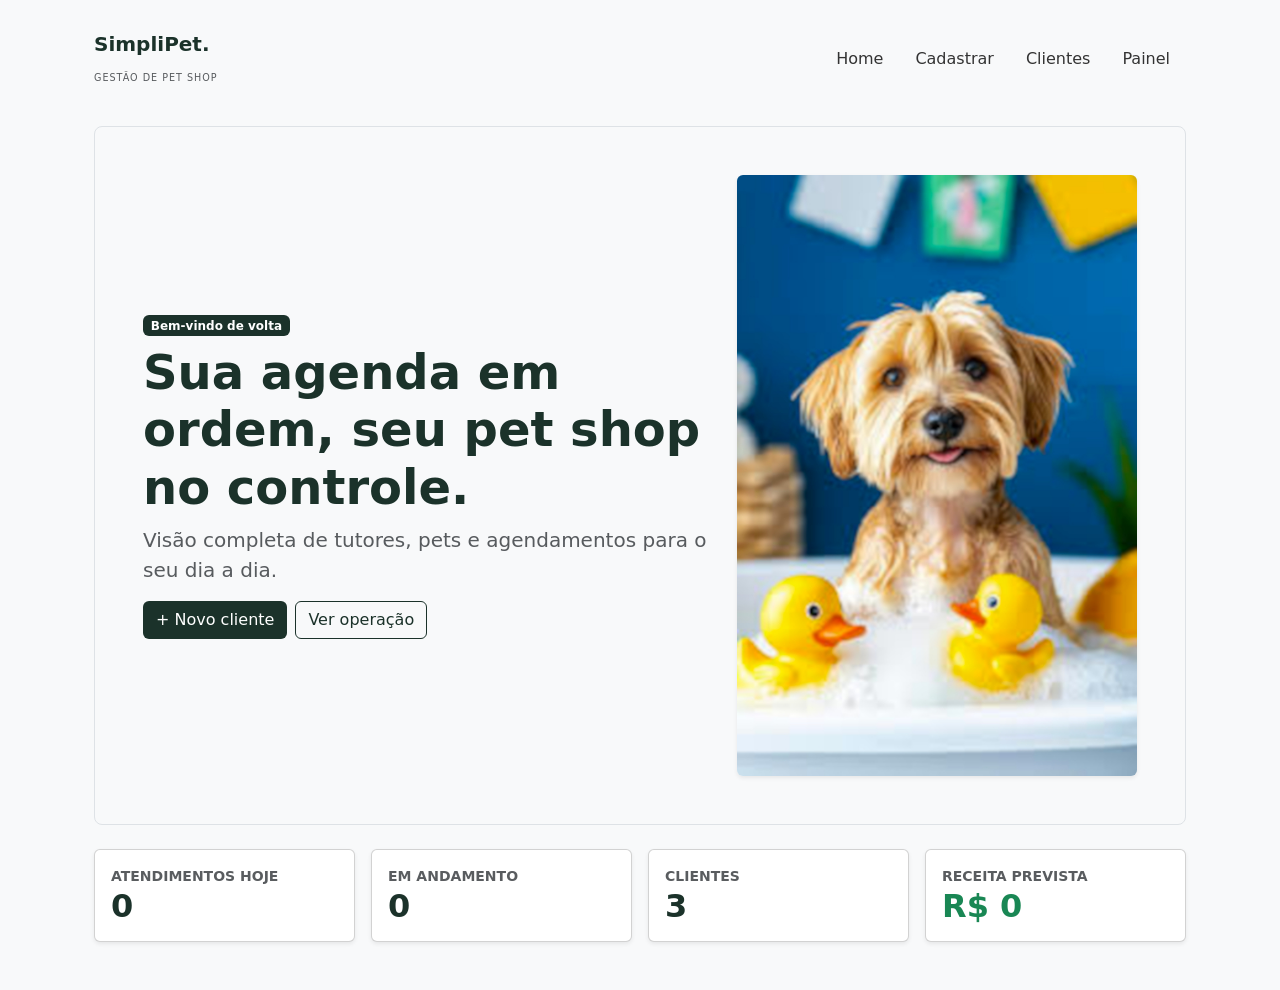
<file: index.html>
<!DOCTYPE html>
<html lang="pt-BR">

<head>
    <meta charset="UTF-8">
    <meta name="viewport" content="width=device-width, initial-scale=1.0">
    <title>SimpliPet. - Sistema de Gestão</title>
    <link href="https://cdn.jsdelivr.net/npm/bootstrap@5.3.0/dist/css/bootstrap.min.css" rel="stylesheet" />
    <link rel="stylesheet" href="style.css">
</head>

<body>

    <nav class="navbar navbar-expand-lg pt-4">
        <div class="container px-4">
            <a class="navbar-brand text-green" href="index.html">
                <strong>SimpliPet.</strong><br>
                <small class="text-muted text-uppercase" style="font-size: 0.6rem; letter-spacing: 1px;">Gestão de Pet
                    Shop</small>
            </a>
            <div class="ms-auto">
                <ul class="nav nav-pills">
                    <li class="nav-item"><a class="nav-link" href="index.html">Home</a></li>
                    <li class="nav-item"><a class="nav-link" href="cadastro.html">Cadastrar</a></li>
                    <li class="nav-item"><a class="nav-link" href="edicao.html">Clientes</a></li>
                    <li class="nav-item"><a class="nav-link" href="adm.html">Painel</a></li>
                </ul>
            </div>
        </div>
    </nav>

    <div class="container px-4 mt-4 mb-5">
        <div class="p-5 mb-4 bg-light rounded-3 border">
            <div class="row align-items-center">
                <div class="col-md-7">
                    <span class="badge bg-green mb-2">Bem-vindo de volta</span>
                    <h1 class="display-5 fw-bold text-green">Sua agenda em ordem, seu pet shop no controle.</h1>
                    <p class="lead text-muted">Visão completa de tutores, pets e agendamentos para o seu dia a dia.</p>
                    <div class="d-flex gap-2">
                        <a class="btn btn-green" href="cadastro.html">+ Novo cliente</a>
                        <a class="btn btn-outline-green" href="adm.html">Ver operação</a>
                    </div>
                </div>
                <div class="col-md-5">
                    <img src="images2.jpg" class="img-fluid rounded shadow-sm" alt="Pet">
                </div>
            </div>
        </div>

        <div class="row g-3">
            <div class="col-md-3">
                <div class="card bg-white shadow-sm p-3">
                    <small class="text-muted text-uppercase fw-bold">Atendimentos Hoje</small>
                    <h2 class="text-green fw-bold mb-0">0</h2>
                </div>
            </div>
            <div class="col-md-3">
                <div class="card bg-white shadow-sm p-3">
                    <small class="text-muted text-uppercase fw-bold">Em Andamento</small>
                    <h2 class="text-green fw-bold mb-0">0</h2>
                </div>
            </div>
            <div class="col-md-3">
                <div class="card bg-white shadow-sm p-3">
                    <small class="text-muted text-uppercase fw-bold">Clientes</small>
                    <h2 class="text-green fw-bold mb-0">3</h2>
                </div>
            </div>
            <div class="col-md-3">
                <div class="card bg-white shadow-sm p-3">
                    <small class="text-muted text-uppercase fw-bold">Receita Prevista</small>
                    <h2 class="text-success fw-bold mb-0">R$ 0</h2>
                </div>
            </div>
        </div>
    </div>

    <script src="https://cdn.jsdelivr.net/npm/bootstrap@5.3.0/dist/js/bootstrap.bundle.min.js"></script>
</body>

</html>
</file>
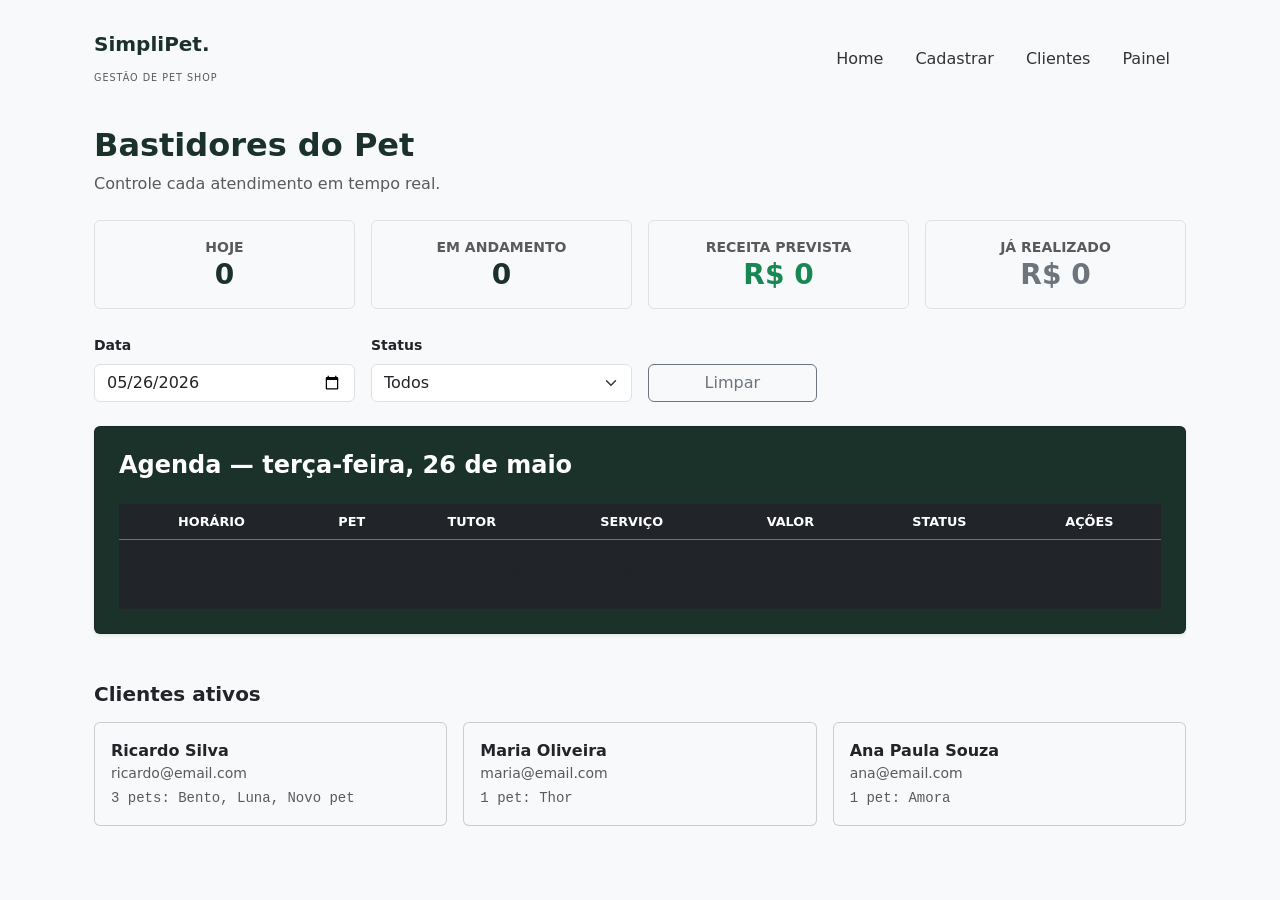
<file: adm.html>
<!DOCTYPE html>
<html lang="pt-BR">

<head>
    <meta charset="UTF-8">
    <meta name="viewport" content="width=device-width, initial-scale=1.0">
    <title>SimpliPet. - Sistema de Gestão</title>
    <link href="https://cdn.jsdelivr.net/npm/bootstrap@5.3.0/dist/css/bootstrap.min.css" rel="stylesheet" />
    <link rel="stylesheet" href="style.css">
</head>

<body>

    <nav class="navbar navbar-expand-lg pt-4">
        <div class="container px-4">
             <a class="navbar-brand text-green" href="index.html" >
                <strong>SimpliPet.</strong><br>
                <small class="text-muted text-uppercase" style="font-size: 0.6rem; letter-spacing: 1px;">Gestão de Pet
                    Shop</small>
            </a>
            <div class="ms-auto">
                <ul class="nav nav-pills">
                    <li class="nav-item"><a class="nav-link" href="index.html">Home</a></li>
                    <li class="nav-item"><a class="nav-link" href="cadastro.html">Cadastrar</a></li>
                    <li class="nav-item"><a class="nav-link" href="edicao.html">Clientes</a></li>
                    <li class="nav-item"><a class="nav-link" href="adm.html">Painel</a></li>
                </ul>
            </div>
        </div>
    </nav>

    <div class="container px-4 mt-4 mb-5">
        <div class="mb-4">
            <h2 class="text-green fw-bold">Bastidores do Pet</h2>
            <p class="text-muted">Controle cada atendimento em tempo real.</p>
        </div>

        <div class="row g-3 mb-4">
            <div class="col-md-3">
                <div class="card p-3 bg-light text-center border">
                    <small class="text-muted fw-bold">HOJE</small>
                    <h3 class="fw-bold mb-0 text-green">0</h3>
                </div>
            </div>
            <div class="col-md-3">
                <div class="card p-3 bg-light text-center border">
                    <small class="text-muted fw-bold">EM ANDAMENTO</small>
                    <h3 class="fw-bold mb-0 text-green">0</h3>
                </div>
            </div>
            <div class="col-md-3">
                <div class="card p-3 bg-light text-center border">
                    <small class="text-muted fw-bold">RECEITA PREVISTA</small>
                    <h3 class="fw-bold mb-0 text-success">R$ 0</h3>
                </div>
            </div>
            <div class="col-md-3">
                <div class="card p-3 bg-light text-center border">
                    <small class="text-muted fw-bold">JÁ REALIZADO</small>
                    <h3 class="fw-bold mb-0 text-secondary">R$ 0</h3>
                </div>
            </div>
        </div>

        <div class="row g-3 align-items-end mb-4">
            <div class="col-md-3">
                <label class="form-label small fw-bold">Data</label>
                <input type="date" class="form-control" value="2026-05-26">
            </div>
            <div class="col-md-3">
                <label class="form-label small fw-bold">Status</label>
                <select class="form-select">
                    <option>Todos</option>
                    <option>Agendado</option>
                    <option>Confirmado</option>
                    <option>Em andamento</option>
                </select>
            </div>
            <div class="col-md-2">
                <button class="btn btn-outline-secondary w-100">Limpar</button>
            </div>
        </div>

        <div class="card bg-green text-white p-4 mb-5 shadow-sm">
            <h4 class="fw-bold mb-4">Agenda — terça-feira, 26 de maio</h4>

            <div class="table-responsive">
                <table class="table table-dark table-borderless text-center align-middle mb-0 small">
                    <thead>
                        <tr class="border-bottom border-secondary text-uppercase text-muted" style="font-size: 0.8rem;">
                            <th>Horário</th>
                            <th>Pet</th>
                            <th>Tutor</th>
                            <th>Serviço</th>
                            <th>Valor</th>
                            <th>Status</th>
                            <th>Ações</th>
                        </tr>
                    </thead>
                    <tbody>
                        <tr>
                            <td colspan="7" class="py-4 text-muted">Nada para mostrar com esses filtros.</td>
                        </tr>
                    </tbody>
                </table>
            </div>
        </div>

        <h5 class="fw-bold mb-3">Clientes ativos</h5>
        <div class="row g-3">
            <div class="col-md-4">
                <div class="card p-3 bg-light">
                    <div class="fw-bold">Ricardo Silva</div>
                    <small class="text-muted">ricardo@email.com</small>
                    <small class="text-muted mt-1 font-monospace">3 pets: Bento, Luna, Novo pet</small>
                </div>
            </div>
            <div class="col-md-4">
                <div class="card p-3 bg-light">
                    <div class="fw-bold">Maria Oliveira</div>
                    <small class="text-muted">maria@email.com</small>
                    <small class="text-muted mt-1 font-monospace">1 pet: Thor</small>
                </div>
            </div>
            <div class="col-md-4">
                <div class="card p-3 bg-light">
                    <div class="fw-bold">Ana Paula Souza</div>
                    <small class="text-muted">ana@email.com</small>
                    <small class="text-muted mt-1 font-monospace">1 pet: Amora</small>
                </div>
            </div>
        </div>
    </div>

    <script src="https://cdn.jsdelivr.net/npm/bootstrap@5.3.0/dist/js/bootstrap.bundle.min.js"></script>
</body>

</html>
</file>
<file: style.css>
/* ==========================================================================
   1. CONFIGURAÇÕES GERAIS E CORES DO SISTEMA
   ========================================================================== */
body {
    background-color: #f8f9fa;
}

/* Classes utilitárias para aplicar o Verde Escuro principal */
.bg-green {
    background-color: #1b322a !important;
}

.text-green {
    color: #1b322a !important;
}


/* ==========================================================================
   2. MENU DE NAVEGAÇÃO (NAVBAR)
   ========================================================================== */
.nav-pills .nav-link {
    color: #333;
}

.nav-pills .nav-link.active {
    background-color: #1b322a !important;
    color: #ffffff !important;
}


/* ==========================================================================
   3. BOTÕES PERSONALIZADOS
   ========================================================================== */
/* Botão Verde Principal */
.btn-green {
    background-color: #1b322a;
    color: #ffffff;
}

.btn-green:hover {
    background-color: #12221c;
    color: #ffffff;
}

/* Botão Verde Vazado (Outline) */
.btn-outline-green {
    border-color: #1b322a;
    color: #1b322a;
}

.btn-outline-green:hover {
    background-color: #1b322a;
    color: #ffffff;
}

/* Botão de Agendamento (Caramelo) */
.btn-agendar {
    background-color: #dcb38b;
    color: #ffffff;
    font-weight: 600;
    border: none;
    padding: 10px 0;
    font-size: 0.9rem;
}

.btn-agendar:hover {
    background-color: #c9a078;
    color: #ffffff;
}

/* Botão Salvar dos Modais (Verde Elegante) */
.btn-salvar-edit {
    background-color: #4a5c53;
    color: #ffffff;
    font-weight: 500;
    border: none;
    padding: 10px 24px;
    font-size: 0.9rem;
}

.btn-salvar-edit:hover {
    background-color: #38463f;
    color: #ffffff;
}

/* Botão Cancelar dos Modais */
.btn-custom-cancel {
    background-color: #ffffff;
    color: #4a5c53;
    border: 1px solid #ced4da;
    padding: 10px 24px;
    font-weight: 500;
    font-size: 0.9rem;
}

.btn-custom-cancel:hover {
    background-color: #f8f9fa;
    color: #2c3e35;
    border-color: #b1b8bb;
}


/* ==========================================================================
   4. CARDS DOS PETS (Exibição dos Clientes)
   ========================================================================== */
.pet-card {
    border-radius: 24px;
    background-color: #ffffff;
    border: 1px solid #f0f0f0;
    box-shadow: 0 4px 15px rgba(0, 0, 0, 0.03);
}

.pet-img {
    width: 100%;
    height: 220px;
    object-fit: cover;
    border-radius: 16px;
}

.pet-title {
    color: #2c3e35;
    font-size: 1.25rem;
}

.pet-info {
    font-size: 0.85rem;
    color: #7a8288;
    line-height: 1.4;
}

/* Botões pequenos internos do Card */
.btn-edit-pet {
    background-color: #f2f2f2;
    color: #555;
    font-size: 0.8rem;
    padding: 4px 16px;
    border: none;
    font-weight: 500;
}

.btn-edit-pet:hover {
    background-color: #e2e2e2;
}

.btn-close-pet {
    width: 42px;
    height: 42px;
    background-color: #ffffff;
    border: 1px solid #e0e0e0;
    color: #999;
    font-size: 1.2rem;
    display: flex;
    align-items: center;
    justify-content: center;
    flex-shrink: 0;
}

.btn-close-pet:hover {
    background-color: #f8f9fa;
    color: #555;
    border-color: #ccc;
}


/* ==========================================================================
   5. JANELAS MODAIS E FORMULÁRIOS
   ========================================================================== */
.custom-modal {
    border-radius: 24px;
    border: none;
    box-shadow: 0 10px 30px rgba(0, 0, 0, 0.1);
}

.custom-modal .btn-close {
    font-size: 0.8rem;
    opacity: 0.6;
}

.custom-modal .btn-close:hover {
    opacity: 1;
}

/* Labels e Inputs customizados dos formulários */
.form-label-custom {
    font-size: 0.75rem;
    font-weight: 700;
    color: #6c757d;
    letter-spacing: 0.5px;
    margin-bottom: 0.4rem;
}

.custom-input {
    border-radius: 12px;
    border: 1px solid #dee2e6;
    padding: 0.6rem 1rem;
    color: #495057;
    font-size: 0.95rem;
}

/* Efeito azul/sombra padrão substituído pelo tom caramelo ao clicar */
.custom-input:focus {
    border-color: #dcb38b;
    box-shadow: 0 0 0 0.25rem rgba(220, 179, 139, 0.25);
    outline: none;
}
</file>
